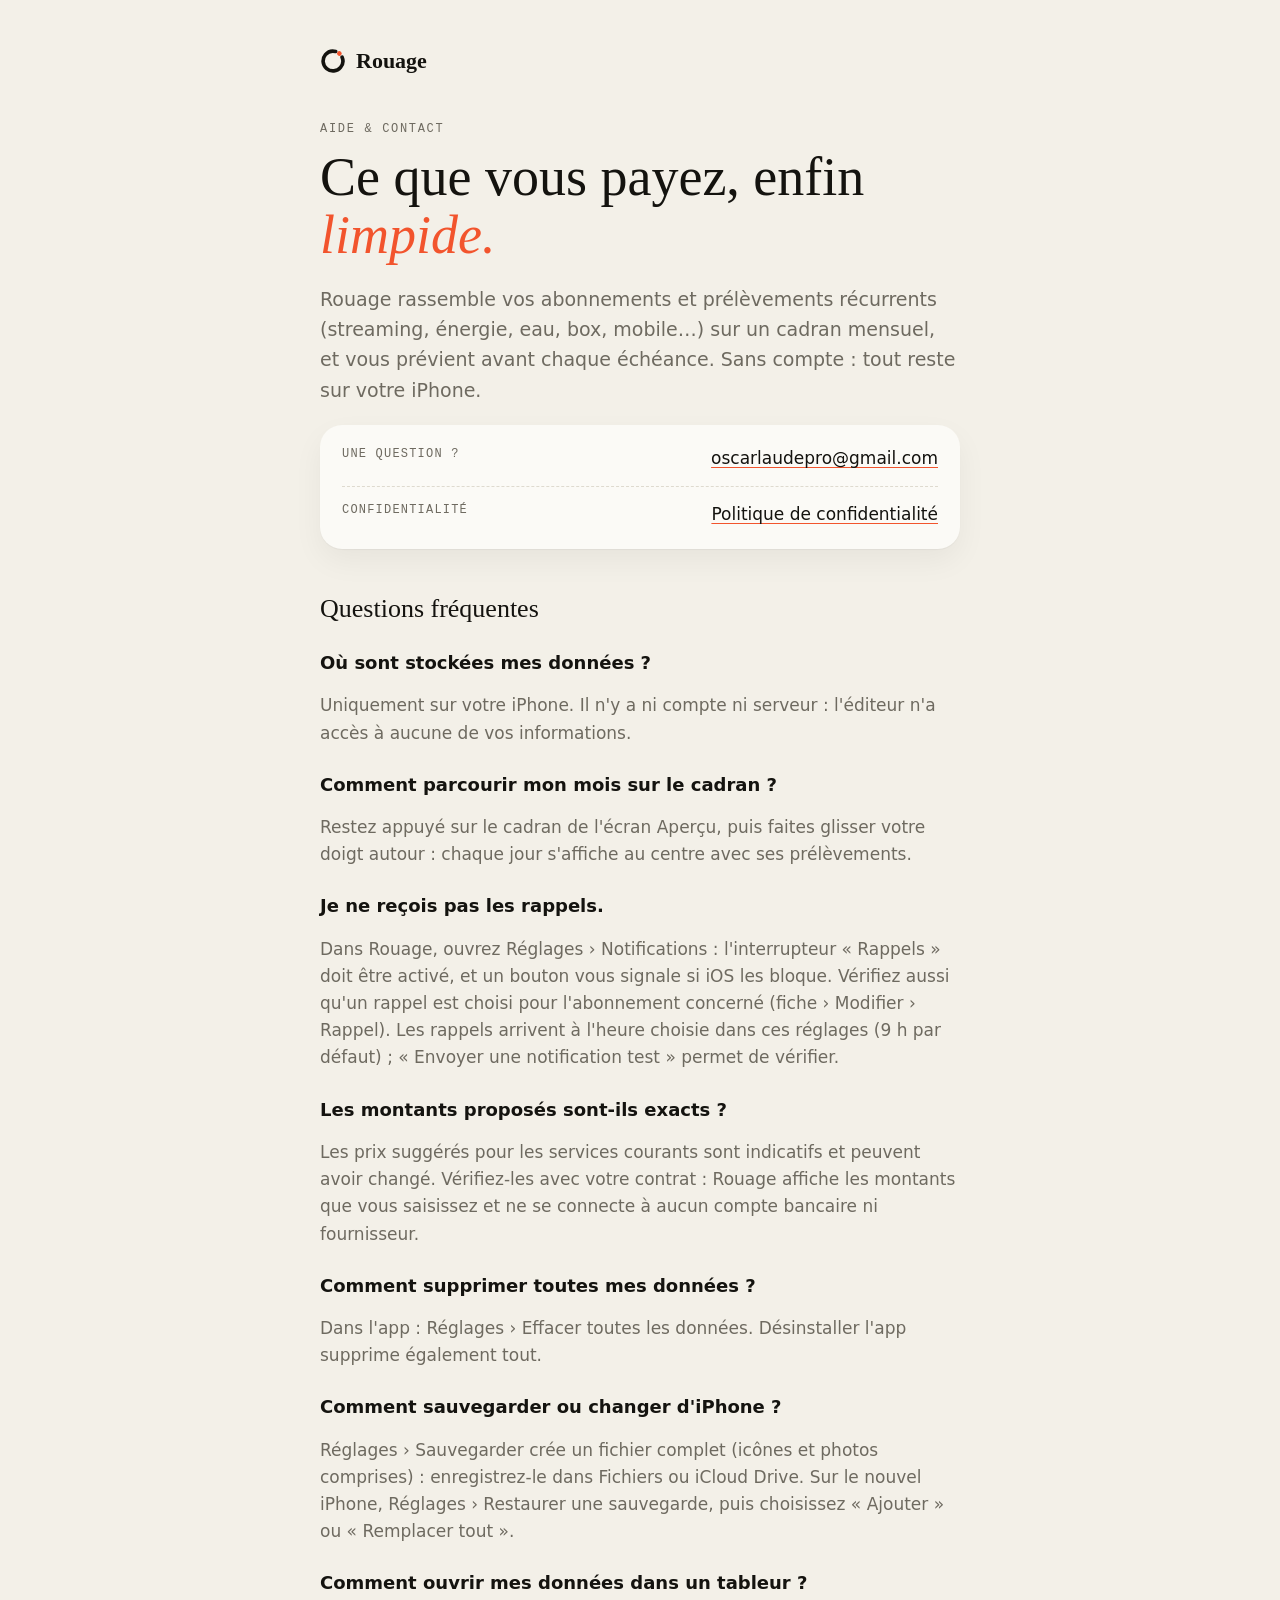
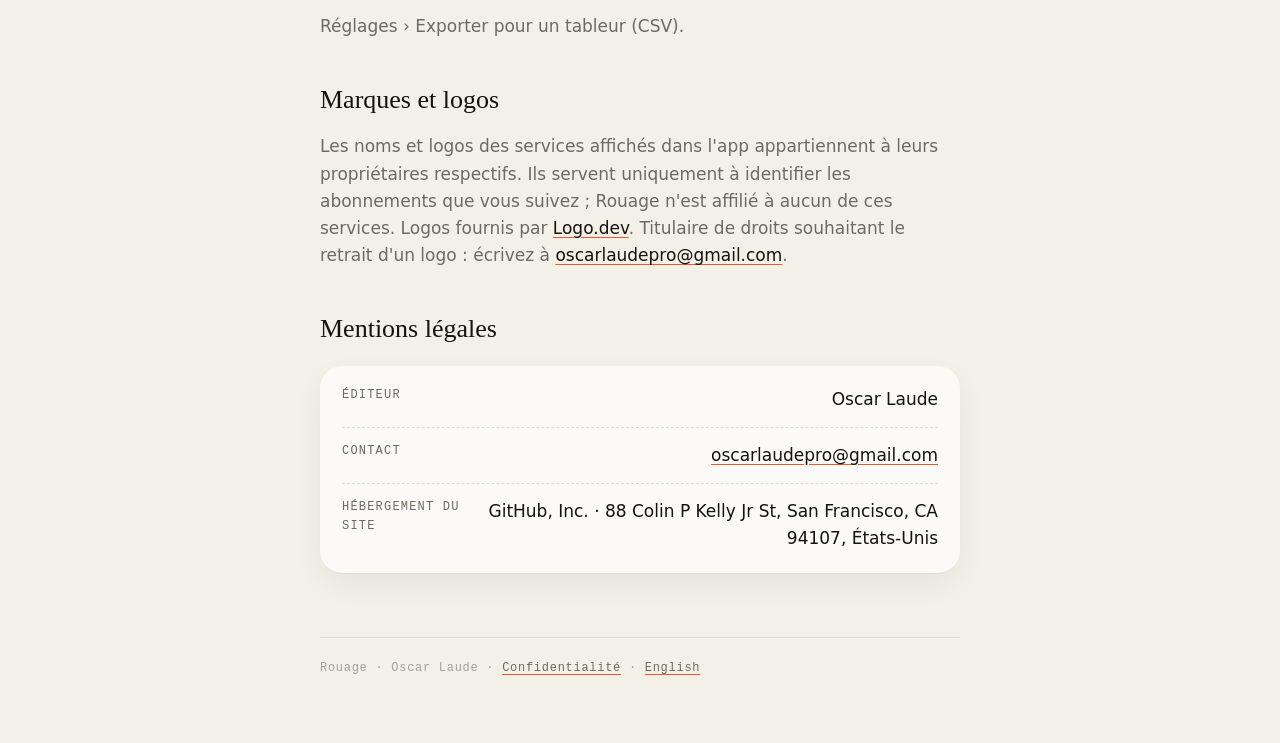
<file: index.html>
<!doctype html>
<html lang="fr">
<head>
  <meta charset="utf-8">
  <meta name="viewport" content="width=device-width, initial-scale=1">
  <title>Rouage · Aide</title>
  <meta name="description" content="Rouage : tous vos abonnements et prélèvements sur un cadran. Aide, contact et mentions légales.">
  <link rel="stylesheet" href="style.css">
  <link rel="alternate" hreflang="en" href="en/">
</head>
<body>
<main>
  <header class="brand">
    <a href="./">
      <svg class="mark" viewBox="0 0 100 100" aria-hidden="true">
        <g transform="rotate(40 50 50)">
          <circle class="ring" cx="50" cy="50" r="38" fill="none" stroke-width="14" stroke-linecap="round" stroke-dasharray="203 36" stroke-dashoffset="-18" transform="rotate(-90 50 50)"/>
          <circle class="dot" cx="50" cy="12" r="9"/>
        </g>
      </svg>
      Rouage
    </a>
  </header>

  <p class="kicker">Aide &amp; contact</p>
  <h1>Ce que vous payez, enfin <em>limpide.</em></h1>
  <p class="lead">Rouage rassemble vos abonnements et prélèvements récurrents (streaming, énergie, eau, box, mobile…) sur un cadran mensuel, et vous prévient avant chaque échéance. Sans compte : tout reste sur votre iPhone.</p>

  <div class="card">
    <dl>
      <div class="row"><dt>Une question ?</dt><dd><a href="mailto:oscarlaudepro@gmail.com?subject=Rouage">oscarlaudepro@gmail.com</a></dd></div>
      <div class="row"><dt>Confidentialité</dt><dd><a href="confidentialite.html">Politique de confidentialité</a></dd></div>
    </dl>
  </div>

  <h2>Questions fréquentes</h2>

  <h3>Où sont stockées mes données ?</h3>
  <p>Uniquement sur votre iPhone. Il n'y a ni compte ni serveur : l'éditeur n'a accès à aucune de vos informations.</p>

  <h3>Comment parcourir mon mois sur le cadran ?</h3>
  <p>Restez appuyé sur le cadran de l'écran Aperçu, puis faites glisser votre doigt autour : chaque jour s'affiche au centre avec ses prélèvements.</p>

  <h3>Je ne reçois pas les rappels.</h3>
  <p>Dans Rouage, ouvrez Réglages › Notifications : l'interrupteur « Rappels » doit être activé, et un bouton vous signale si iOS les bloque. Vérifiez aussi qu'un rappel est choisi pour l'abonnement concerné (fiche › Modifier › Rappel). Les rappels arrivent à l'heure choisie dans ces réglages (9 h par défaut) ; « Envoyer une notification test » permet de vérifier.</p>

  <h3>Les montants proposés sont-ils exacts ?</h3>
  <p>Les prix suggérés pour les services courants sont indicatifs et peuvent avoir changé. Vérifiez-les avec votre contrat : Rouage affiche les montants que vous saisissez et ne se connecte à aucun compte bancaire ni fournisseur.</p>

  <h3>Comment supprimer toutes mes données ?</h3>
  <p>Dans l'app : Réglages › Effacer toutes les données. Désinstaller l'app supprime également tout.</p>

  <h3>Comment sauvegarder ou changer d'iPhone ?</h3>
  <p>Réglages › Sauvegarder crée un fichier complet (icônes et photos comprises) : enregistrez-le dans Fichiers ou iCloud Drive. Sur le nouvel iPhone, Réglages › Restaurer une sauvegarde, puis choisissez « Ajouter » ou « Remplacer tout ».</p>

  <h3>Comment ouvrir mes données dans un tableur ?</h3>
  <p>Réglages › Exporter pour un tableur (CSV).</p>

  <h2>Marques et logos</h2>
  <p>Les noms et logos des services affichés dans l'app appartiennent à leurs propriétaires respectifs. Ils servent uniquement à identifier les abonnements que vous suivez ; Rouage n'est affilié à aucun de ces services. Logos fournis par <a href="https://www.logo.dev">Logo.dev</a>. Titulaire de droits souhaitant le retrait d'un logo : écrivez à <a href="mailto:oscarlaudepro@gmail.com?subject=Retrait%20de%20logo">oscarlaudepro@gmail.com</a>.</p>

  <h2>Mentions légales</h2>
  <div class="card">
    <dl>
      <div class="row"><dt>Éditeur</dt><dd>Oscar Laude</dd></div>
      <div class="row"><dt>Contact</dt><dd><a href="mailto:oscarlaudepro@gmail.com">oscarlaudepro@gmail.com</a></dd></div>
      <div class="row"><dt>Hébergement du site</dt><dd>GitHub, Inc. · 88 Colin P Kelly Jr St, San Francisco, CA 94107, États-Unis</dd></div>
    </dl>
  </div>

  <footer>
    Rouage · Oscar Laude · <a href="confidentialite.html">Confidentialité</a> · <a href="en/">English</a>
  </footer>
</main>
</body>
</html>
</file>
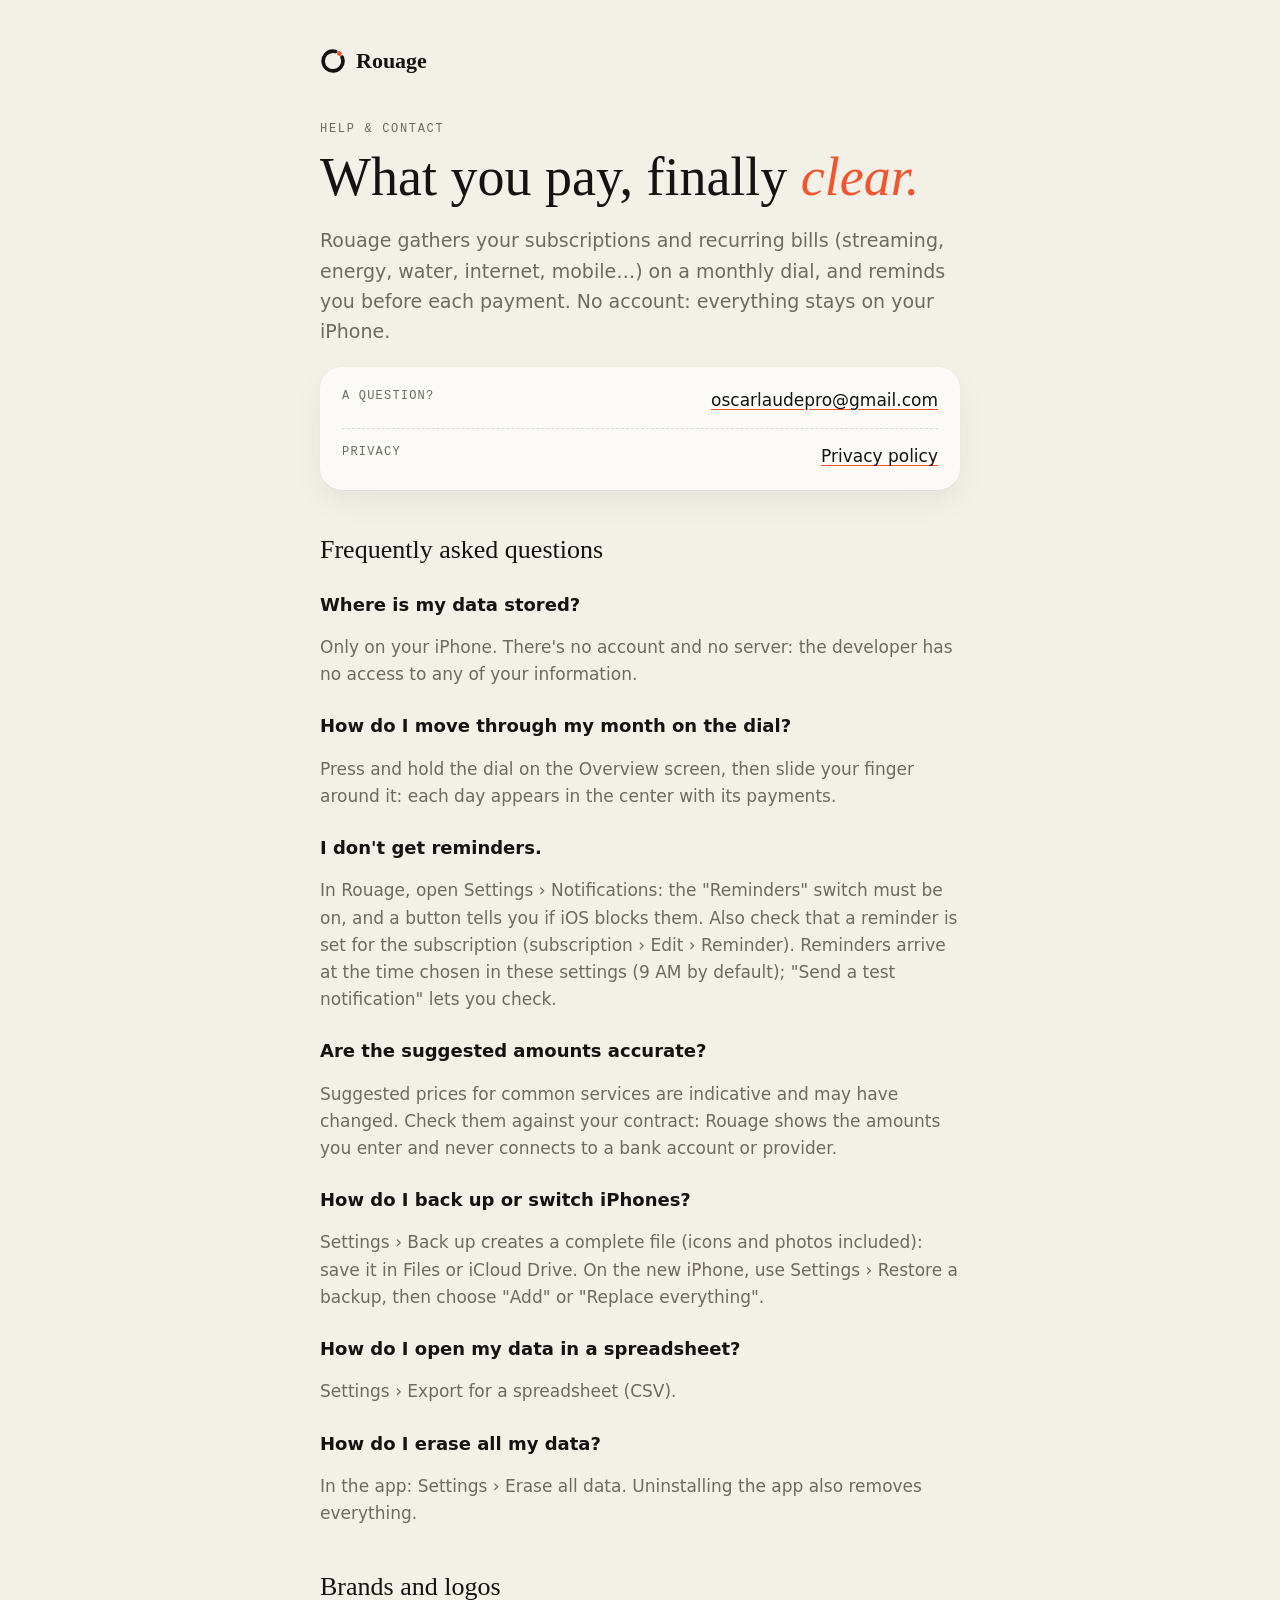
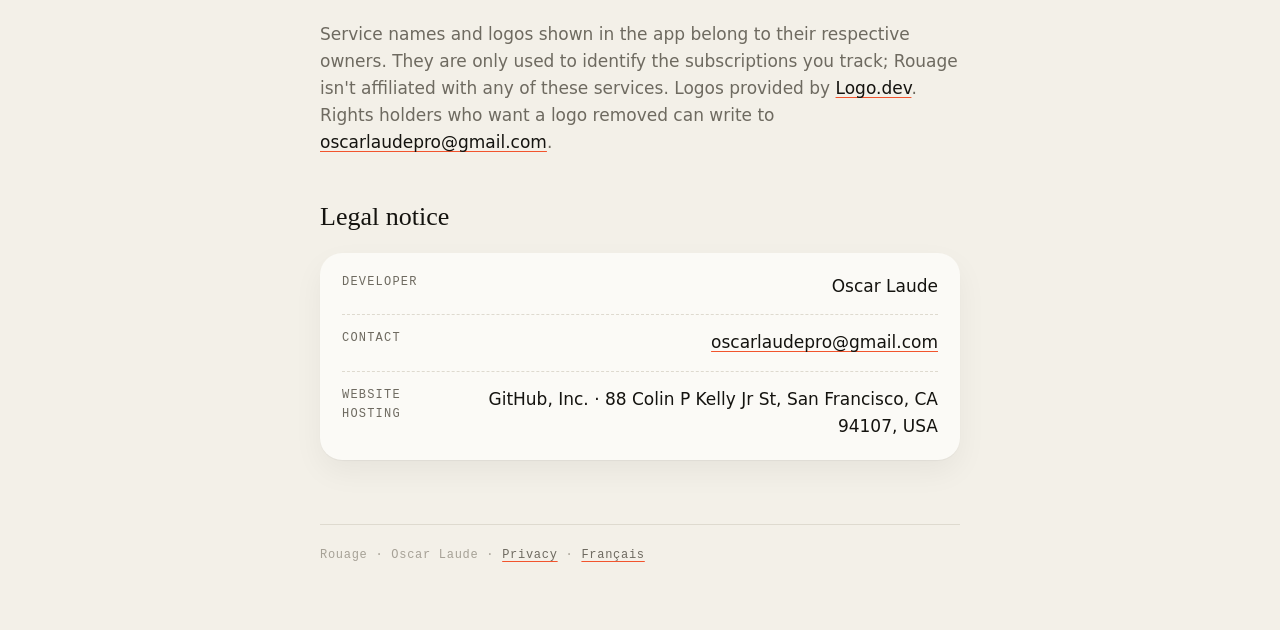
<file: en/index.html>
<!doctype html>
<html lang="en">
<head>
  <meta charset="utf-8">
  <meta name="viewport" content="width=device-width, initial-scale=1">
  <title>Rouage · Help</title>
  <meta name="description" content="Rouage: all your subscriptions and bills on a dial. Help, contact and legal notice.">
  <link rel="stylesheet" href="../style.css">
  <link rel="alternate" hreflang="fr" href="../">
</head>
<body>
<main>
  <header class="brand">
    <a href="./">
      <svg class="mark" viewBox="0 0 100 100" aria-hidden="true">
        <g transform="rotate(40 50 50)">
          <circle class="ring" cx="50" cy="50" r="38" fill="none" stroke-width="14" stroke-linecap="round" stroke-dasharray="203 36" stroke-dashoffset="-18" transform="rotate(-90 50 50)"/>
          <circle class="dot" cx="50" cy="12" r="9"/>
        </g>
      </svg>
      Rouage
    </a>
  </header>

  <p class="kicker">Help &amp; contact</p>
  <h1>What you pay, finally <em>clear.</em></h1>
  <p class="lead">Rouage gathers your subscriptions and recurring bills (streaming, energy, water, internet, mobile…) on a monthly dial, and reminds you before each payment. No account: everything stays on your iPhone.</p>

  <div class="card">
    <dl>
      <div class="row"><dt>A question?</dt><dd><a href="mailto:oscarlaudepro@gmail.com?subject=Rouage">oscarlaudepro@gmail.com</a></dd></div>
      <div class="row"><dt>Privacy</dt><dd><a href="privacy.html">Privacy policy</a></dd></div>
    </dl>
  </div>

  <h2>Frequently asked questions</h2>

  <h3>Where is my data stored?</h3>
  <p>Only on your iPhone. There's no account and no server: the developer has no access to any of your information.</p>

  <h3>How do I move through my month on the dial?</h3>
  <p>Press and hold the dial on the Overview screen, then slide your finger around it: each day appears in the center with its payments.</p>

  <h3>I don't get reminders.</h3>
  <p>In Rouage, open Settings › Notifications: the "Reminders" switch must be on, and a button tells you if iOS blocks them. Also check that a reminder is set for the subscription (subscription › Edit › Reminder). Reminders arrive at the time chosen in these settings (9 AM by default); "Send a test notification" lets you check.</p>

  <h3>Are the suggested amounts accurate?</h3>
  <p>Suggested prices for common services are indicative and may have changed. Check them against your contract: Rouage shows the amounts you enter and never connects to a bank account or provider.</p>

  <h3>How do I back up or switch iPhones?</h3>
  <p>Settings › Back up creates a complete file (icons and photos included): save it in Files or iCloud Drive. On the new iPhone, use Settings › Restore a backup, then choose "Add" or "Replace everything".</p>

  <h3>How do I open my data in a spreadsheet?</h3>
  <p>Settings › Export for a spreadsheet (CSV).</p>

  <h3>How do I erase all my data?</h3>
  <p>In the app: Settings › Erase all data. Uninstalling the app also removes everything.</p>

  <h2>Brands and logos</h2>
  <p>Service names and logos shown in the app belong to their respective owners. They are only used to identify the subscriptions you track; Rouage isn't affiliated with any of these services. Logos provided by <a href="https://www.logo.dev">Logo.dev</a>. Rights holders who want a logo removed can write to <a href="mailto:oscarlaudepro@gmail.com?subject=Logo%20removal">oscarlaudepro@gmail.com</a>.</p>

  <h2>Legal notice</h2>
  <div class="card">
    <dl>
      <div class="row"><dt>Developer</dt><dd>Oscar Laude</dd></div>
      <div class="row"><dt>Contact</dt><dd><a href="mailto:oscarlaudepro@gmail.com">oscarlaudepro@gmail.com</a></dd></div>
      <div class="row"><dt>Website hosting</dt><dd>GitHub, Inc. · 88 Colin P Kelly Jr St, San Francisco, CA 94107, USA</dd></div>
    </dl>
  </div>

  <footer>
    Rouage · Oscar Laude · <a href="privacy.html">Privacy</a> · <a href="../">Français</a>
  </footer>
</main>
</body>
</html>
</file>
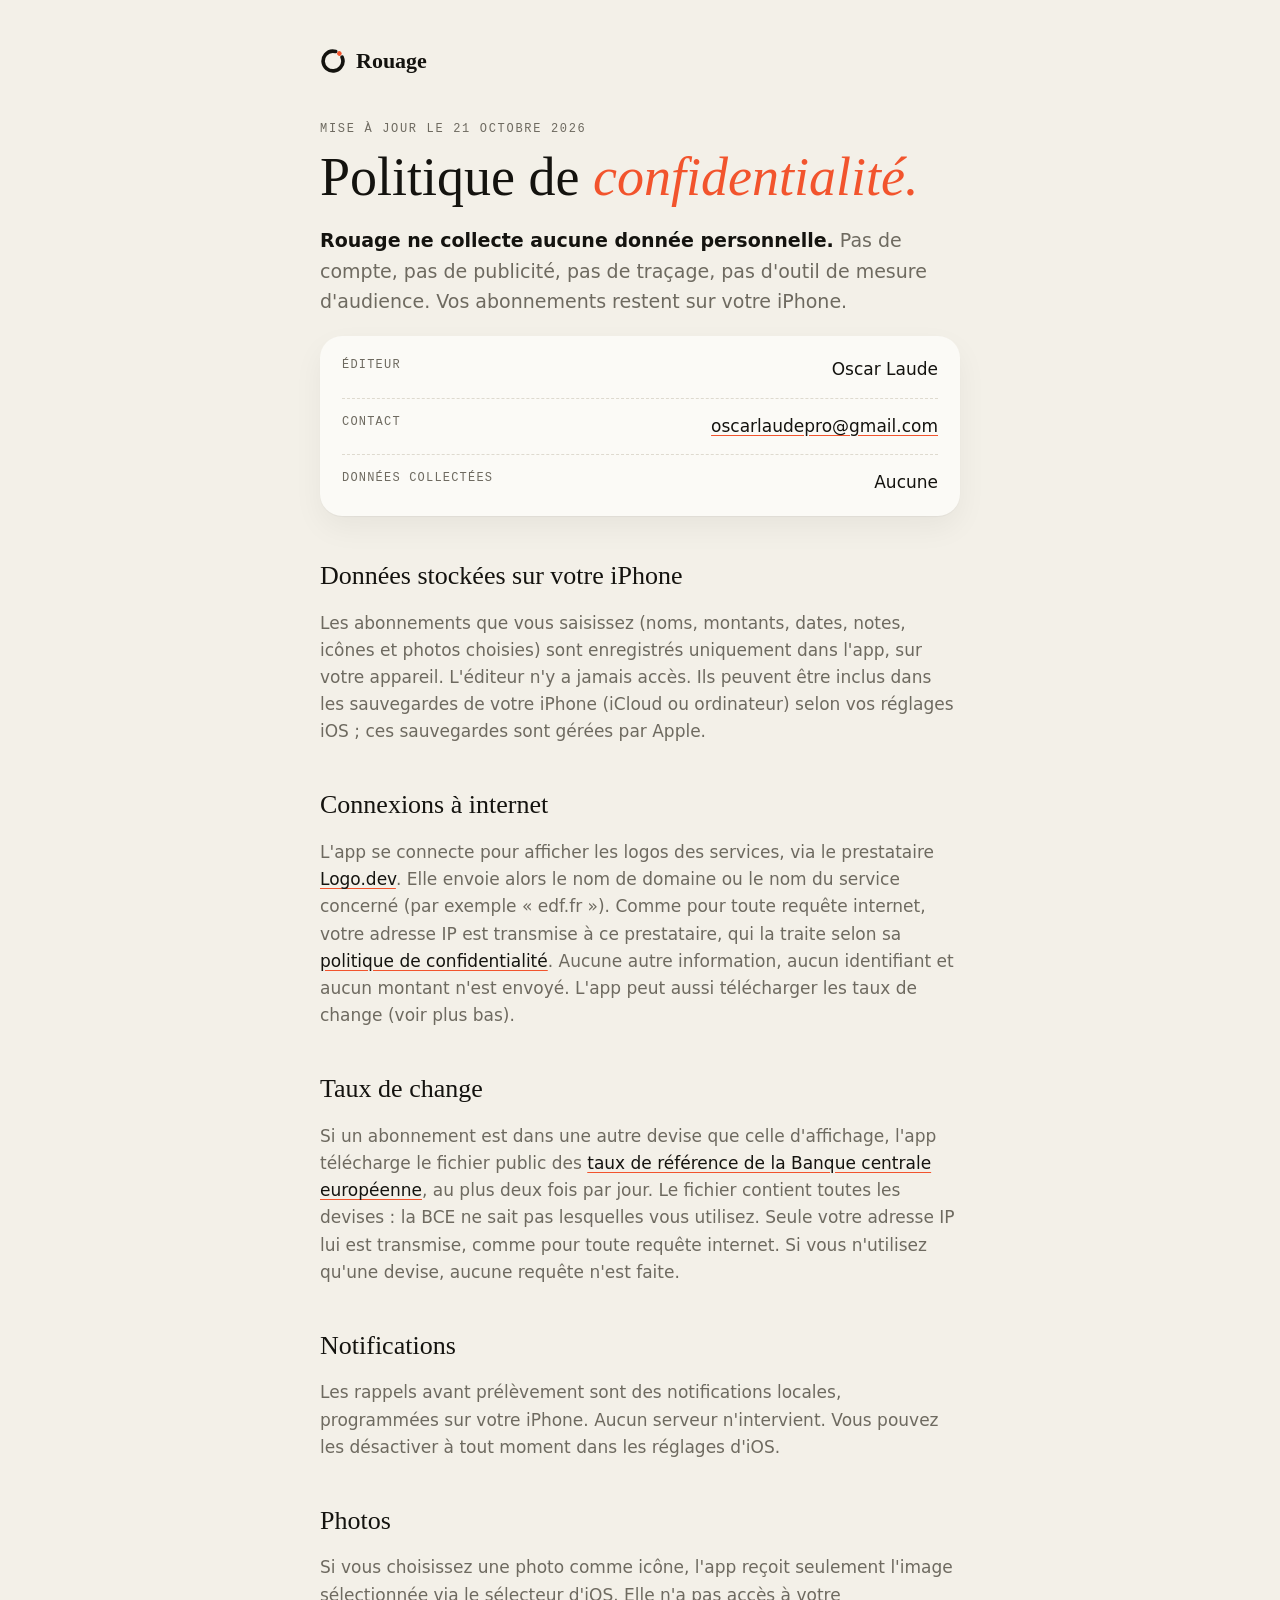
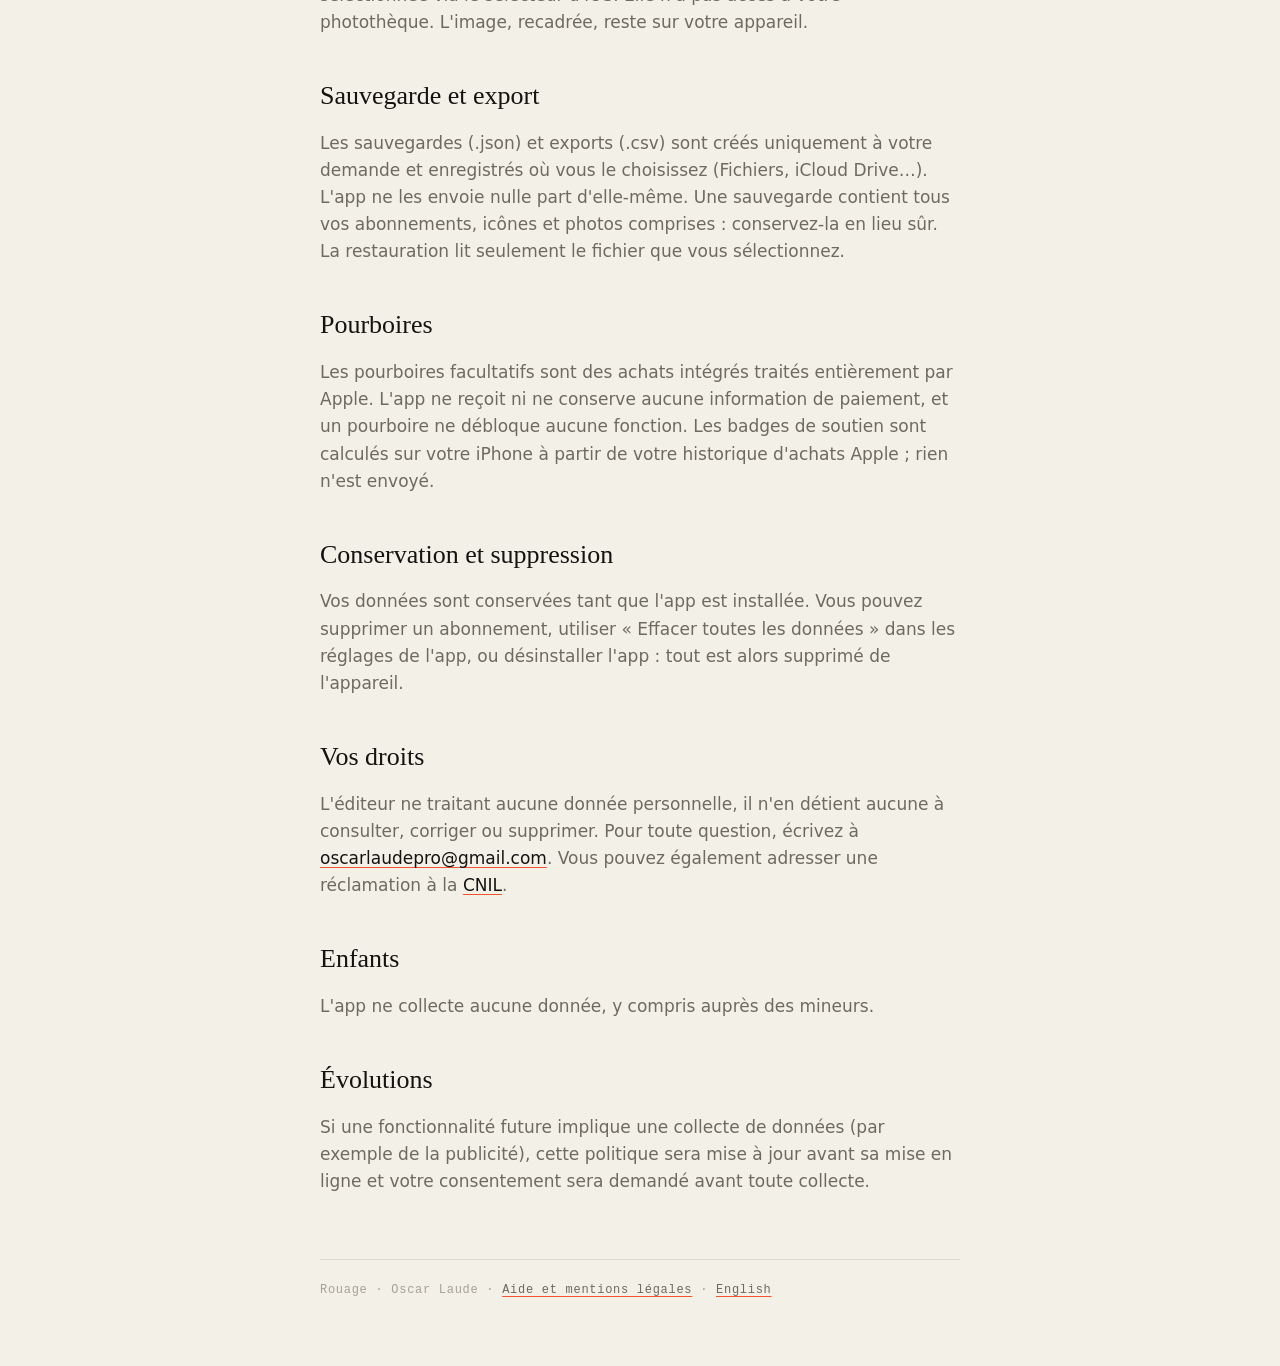
<file: confidentialite.html>
<!doctype html>
<html lang="fr">
<head>
  <meta charset="utf-8">
  <meta name="viewport" content="width=device-width, initial-scale=1">
  <title>Confidentialité · Rouage</title>
  <meta name="description" content="Politique de confidentialité de Rouage, l'app de suivi d'abonnements qui garde vos données sur votre iPhone.">
  <link rel="stylesheet" href="style.css">
  <link rel="alternate" hreflang="en" href="en/privacy.html">
</head>
<body>
<main>
  <header class="brand">
    <a href="./">
      <svg class="mark" viewBox="0 0 100 100" aria-hidden="true">
        <g transform="rotate(40 50 50)">
          <circle class="ring" cx="50" cy="50" r="38" fill="none" stroke-width="14" stroke-linecap="round" stroke-dasharray="203 36" stroke-dashoffset="-18" transform="rotate(-90 50 50)"/>
          <circle class="dot" cx="50" cy="12" r="9"/>
        </g>
      </svg>
      Rouage
    </a>
  </header>

  <p class="kicker">Mise à jour le 21 octobre 2026</p>
  <h1>Politique de <em>confidentialité.</em></h1>
  <p class="lead"><strong>Rouage ne collecte aucune donnée personnelle.</strong> Pas de compte, pas de publicité, pas de traçage, pas d'outil de mesure d'audience. Vos abonnements restent sur votre iPhone.</p>

  <div class="card">
    <dl>
      <div class="row"><dt>Éditeur</dt><dd>Oscar Laude</dd></div>
      <div class="row"><dt>Contact</dt><dd><a href="mailto:oscarlaudepro@gmail.com">oscarlaudepro@gmail.com</a></dd></div>
      <div class="row"><dt>Données collectées</dt><dd>Aucune</dd></div>
    </dl>
  </div>

  <h2>Données stockées sur votre iPhone</h2>
  <p>Les abonnements que vous saisissez (noms, montants, dates, notes, icônes et photos choisies) sont enregistrés uniquement dans l'app, sur votre appareil. L'éditeur n'y a jamais accès. Ils peuvent être inclus dans les sauvegardes de votre iPhone (iCloud ou ordinateur) selon vos réglages iOS ; ces sauvegardes sont gérées par Apple.</p>

  <h2>Connexions à internet</h2>
  <p>L'app se connecte pour afficher les logos des services, via le prestataire <a href="https://www.logo.dev">Logo.dev</a>. Elle envoie alors le nom de domaine ou le nom du service concerné (par exemple « edf.fr »). Comme pour toute requête internet, votre adresse IP est transmise à ce prestataire, qui la traite selon sa <a href="https://www.logo.dev/legal/privacy">politique de confidentialité</a>. Aucune autre information, aucun identifiant et aucun montant n'est envoyé. L'app peut aussi télécharger les taux de change (voir plus bas).</p>

  <h2>Taux de change</h2>
  <p>Si un abonnement est dans une autre devise que celle d'affichage, l'app télécharge le fichier public des <a href="https://www.ecb.europa.eu/stats/policy_and_exchange_rates/euro_reference_exchange_rates/html/index.fr.html">taux de référence de la Banque centrale européenne</a>, au plus deux fois par jour. Le fichier contient toutes les devises : la BCE ne sait pas lesquelles vous utilisez. Seule votre adresse IP lui est transmise, comme pour toute requête internet. Si vous n'utilisez qu'une devise, aucune requête n'est faite.</p>

  <h2>Notifications</h2>
  <p>Les rappels avant prélèvement sont des notifications locales, programmées sur votre iPhone. Aucun serveur n'intervient. Vous pouvez les désactiver à tout moment dans les réglages d'iOS.</p>

  <h2>Photos</h2>
  <p>Si vous choisissez une photo comme icône, l'app reçoit seulement l'image sélectionnée via le sélecteur d'iOS. Elle n'a pas accès à votre photothèque. L'image, recadrée, reste sur votre appareil.</p>

  <h2>Sauvegarde et export</h2>
  <p>Les sauvegardes (.json) et exports (.csv) sont créés uniquement à votre demande et enregistrés où vous le choisissez (Fichiers, iCloud Drive…). L'app ne les envoie nulle part d'elle-même. Une sauvegarde contient tous vos abonnements, icônes et photos comprises : conservez-la en lieu sûr. La restauration lit seulement le fichier que vous sélectionnez.</p>

  <h2>Pourboires</h2>
  <p>Les pourboires facultatifs sont des achats intégrés traités entièrement par Apple. L'app ne reçoit ni ne conserve aucune information de paiement, et un pourboire ne débloque aucune fonction. Les badges de soutien sont calculés sur votre iPhone à partir de votre historique d'achats Apple ; rien n'est envoyé.</p>

  <h2>Conservation et suppression</h2>
  <p>Vos données sont conservées tant que l'app est installée. Vous pouvez supprimer un abonnement, utiliser « Effacer toutes les données » dans les réglages de l'app, ou désinstaller l'app : tout est alors supprimé de l'appareil.</p>

  <h2>Vos droits</h2>
  <p>L'éditeur ne traitant aucune donnée personnelle, il n'en détient aucune à consulter, corriger ou supprimer. Pour toute question, écrivez à <a href="mailto:oscarlaudepro@gmail.com">oscarlaudepro@gmail.com</a>. Vous pouvez également adresser une réclamation à la <a href="https://www.cnil.fr">CNIL</a>.</p>

  <h2>Enfants</h2>
  <p>L'app ne collecte aucune donnée, y compris auprès des mineurs.</p>

  <h2>Évolutions</h2>
  <p>Si une fonctionnalité future implique une collecte de données (par exemple de la publicité), cette politique sera mise à jour avant sa mise en ligne et votre consentement sera demandé avant toute collecte.</p>

  <footer>
    Rouage · Oscar Laude · <a href="./">Aide et mentions légales</a> · <a href="en/privacy.html">English</a>
  </footer>
</main>
</body>
</html>
</file>
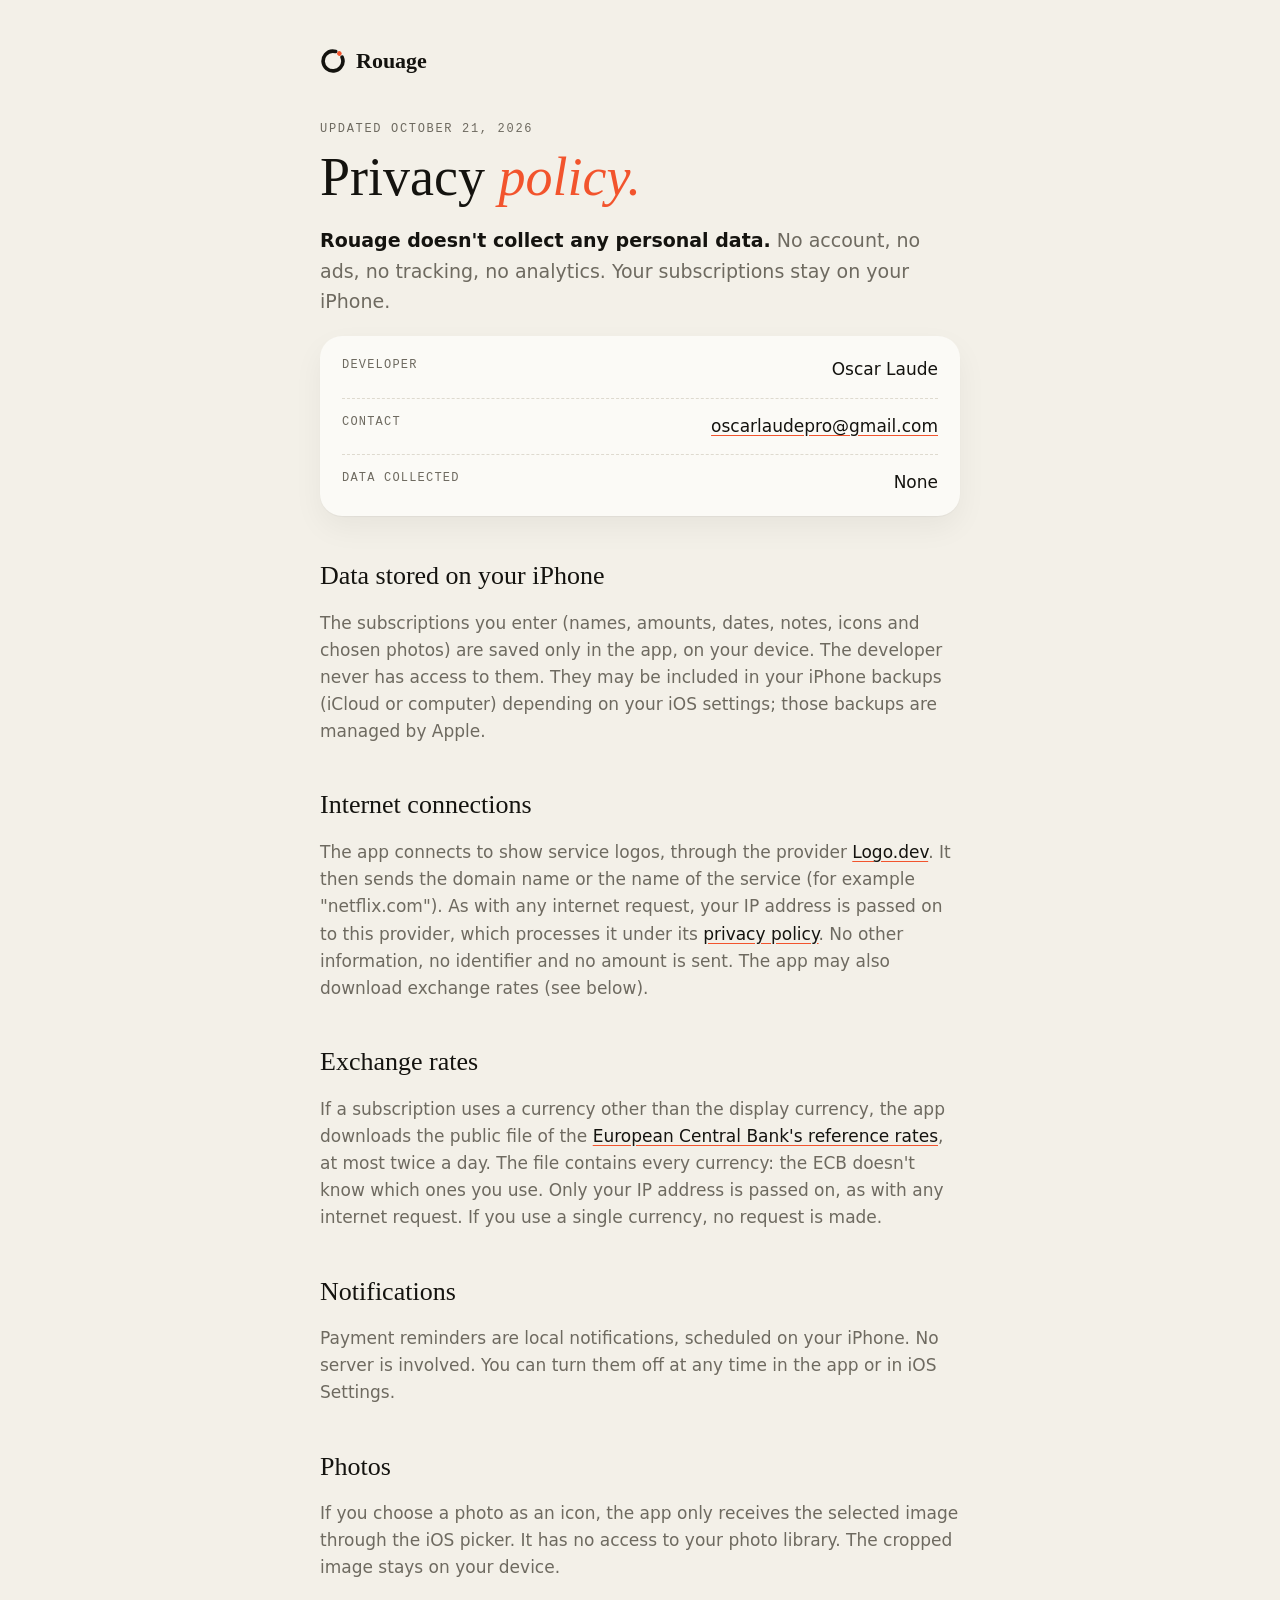
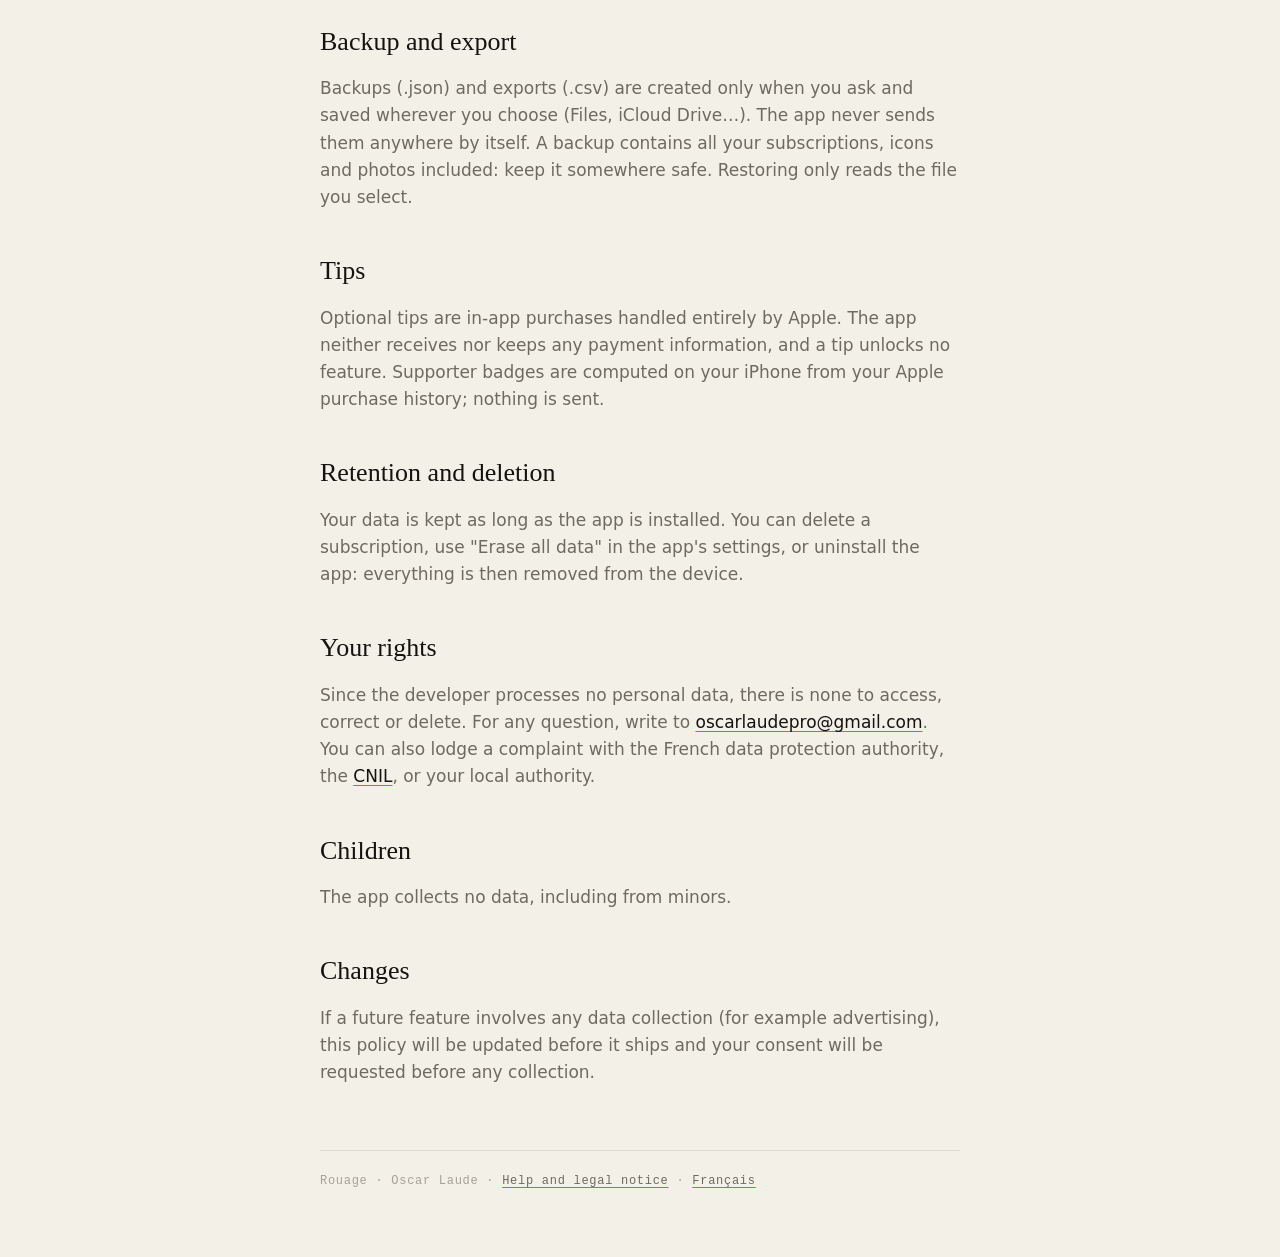
<file: en/privacy.html>
<!doctype html>
<html lang="en">
<head>
  <meta charset="utf-8">
  <meta name="viewport" content="width=device-width, initial-scale=1">
  <title>Privacy · Rouage</title>
  <meta name="description" content="Privacy policy of Rouage, the subscription tracker that keeps your data on your iPhone.">
  <link rel="stylesheet" href="../style.css">
  <link rel="alternate" hreflang="fr" href="../confidentialite.html">
</head>
<body>
<main>
  <header class="brand">
    <a href="./">
      <svg class="mark" viewBox="0 0 100 100" aria-hidden="true">
        <g transform="rotate(40 50 50)">
          <circle class="ring" cx="50" cy="50" r="38" fill="none" stroke-width="14" stroke-linecap="round" stroke-dasharray="203 36" stroke-dashoffset="-18" transform="rotate(-90 50 50)"/>
          <circle class="dot" cx="50" cy="12" r="9"/>
        </g>
      </svg>
      Rouage
    </a>
  </header>

  <p class="kicker">Updated October 21, 2026</p>
  <h1>Privacy <em>policy.</em></h1>
  <p class="lead"><strong>Rouage doesn't collect any personal data.</strong> No account, no ads, no tracking, no analytics. Your subscriptions stay on your iPhone.</p>

  <div class="card">
    <dl>
      <div class="row"><dt>Developer</dt><dd>Oscar Laude</dd></div>
      <div class="row"><dt>Contact</dt><dd><a href="mailto:oscarlaudepro@gmail.com">oscarlaudepro@gmail.com</a></dd></div>
      <div class="row"><dt>Data collected</dt><dd>None</dd></div>
    </dl>
  </div>

  <h2>Data stored on your iPhone</h2>
  <p>The subscriptions you enter (names, amounts, dates, notes, icons and chosen photos) are saved only in the app, on your device. The developer never has access to them. They may be included in your iPhone backups (iCloud or computer) depending on your iOS settings; those backups are managed by Apple.</p>

  <h2>Internet connections</h2>
  <p>The app connects to show service logos, through the provider <a href="https://www.logo.dev">Logo.dev</a>. It then sends the domain name or the name of the service (for example "netflix.com"). As with any internet request, your IP address is passed on to this provider, which processes it under its <a href="https://www.logo.dev/legal/privacy">privacy policy</a>. No other information, no identifier and no amount is sent. The app may also download exchange rates (see below).</p>

  <h2>Exchange rates</h2>
  <p>If a subscription uses a currency other than the display currency, the app downloads the public file of the <a href="https://www.ecb.europa.eu/stats/policy_and_exchange_rates/euro_reference_exchange_rates/html/index.en.html">European Central Bank's reference rates</a>, at most twice a day. The file contains every currency: the ECB doesn't know which ones you use. Only your IP address is passed on, as with any internet request. If you use a single currency, no request is made.</p>

  <h2>Notifications</h2>
  <p>Payment reminders are local notifications, scheduled on your iPhone. No server is involved. You can turn them off at any time in the app or in iOS Settings.</p>

  <h2>Photos</h2>
  <p>If you choose a photo as an icon, the app only receives the selected image through the iOS picker. It has no access to your photo library. The cropped image stays on your device.</p>

  <h2>Backup and export</h2>
  <p>Backups (.json) and exports (.csv) are created only when you ask and saved wherever you choose (Files, iCloud Drive…). The app never sends them anywhere by itself. A backup contains all your subscriptions, icons and photos included: keep it somewhere safe. Restoring only reads the file you select.</p>

  <h2>Tips</h2>
  <p>Optional tips are in-app purchases handled entirely by Apple. The app neither receives nor keeps any payment information, and a tip unlocks no feature. Supporter badges are computed on your iPhone from your Apple purchase history; nothing is sent.</p>

  <h2>Retention and deletion</h2>
  <p>Your data is kept as long as the app is installed. You can delete a subscription, use "Erase all data" in the app's settings, or uninstall the app: everything is then removed from the device.</p>

  <h2>Your rights</h2>
  <p>Since the developer processes no personal data, there is none to access, correct or delete. For any question, write to <a href="mailto:oscarlaudepro@gmail.com">oscarlaudepro@gmail.com</a>. You can also lodge a complaint with the French data protection authority, the <a href="https://www.cnil.fr">CNIL</a>, or your local authority.</p>

  <h2>Children</h2>
  <p>The app collects no data, including from minors.</p>

  <h2>Changes</h2>
  <p>If a future feature involves any data collection (for example advertising), this policy will be updated before it ships and your consent will be requested before any collection.</p>

  <footer>
    Rouage · Oscar Laude · <a href="./">Help and legal notice</a> · <a href="../confidentialite.html">Français</a>
  </footer>
</main>
</body>
</html>
</file>
<file: style.css>
/* Rouage — public pages. System fonts only: no third-party requests. */
:root {
  --paper: #F3F0E8;
  --surface: #FBFAF6;
  --ink: #14130F;
  --ink-2: #6E6A60;
  --ink-3: #A6A196;
  --hairline: #DEDACF;
  --signal: #F2542D;
  --serif: ui-serif, "New York", "Iowan Old Style", Georgia, serif;
  --mono: ui-monospace, "SF Mono", Menlo, Consolas, monospace;
  --sans: -apple-system, BlinkMacSystemFont, "Segoe UI", system-ui, sans-serif;
}

@media (prefers-color-scheme: dark) {
  :root {
    --paper: #0E0D0B;
    --surface: #1A1916;
    --ink: #F1EDE4;
    --ink-2: #9B968A;
    --ink-3: #625E56;
    --hairline: #2C2A26;
    --signal: #FF6B3D;
  }
}

* { box-sizing: border-box; }

body {
  margin: 0;
  background: var(--paper);
  color: var(--ink);
  font: 17px/1.6 var(--sans);
  -webkit-font-smoothing: antialiased;
}

main {
  max-width: 680px;
  margin: 0 auto;
  padding: 48px 20px 64px;
}

header.brand {
  display: flex;
  align-items: center;
  gap: 10px;
  margin-bottom: 48px;
}

header.brand a {
  display: flex;
  align-items: center;
  gap: 10px;
  color: var(--ink);
  text-decoration: none;
  font: 600 22px var(--serif);
}

.mark { width: 26px; height: 26px; }
.mark .ring { stroke: var(--ink); }
.mark .dot { fill: var(--signal); }

.kicker {
  font: 500 12px var(--mono);
  letter-spacing: 0.14em;
  text-transform: uppercase;
  color: var(--ink-2);
}

h1 {
  font: 400 clamp(38px, 8vw, 54px)/1.08 var(--serif);
  margin: 10px 0 18px;
}

h1 em { color: var(--signal); }

h2 {
  font: 400 26px/1.25 var(--serif);
  margin: 44px 0 10px;
}

h3 {
  font: 600 18px/1.35 var(--sans);
  margin: 26px 0 6px;
}

p, li { color: var(--ink-2); }
strong { color: var(--ink); font-weight: 600; }

a { color: var(--ink); text-decoration-color: var(--signal); text-underline-offset: 3px; }

.lead { font-size: 19px; }

.card {
  background: var(--surface);
  border-radius: 22px;
  padding: 6px 22px;
  margin: 20px 0;
  box-shadow: 0 1px 1px rgba(0, 0, 0, 0.04), 0 12px 30px rgba(0, 0, 0, 0.05);
}

.card dl { margin: 0; }
.card .row {
  display: flex;
  justify-content: space-between;
  gap: 16px;
  padding: 14px 0;
  border-bottom: 1px dashed var(--hairline);
}
.card .row:last-child { border-bottom: 0; }
.card dt { font: 500 12px/1.6 var(--mono); letter-spacing: 0.1em; text-transform: uppercase; color: var(--ink-2); }
.card dd { margin: 0; text-align: right; color: var(--ink); }

footer {
  margin-top: 64px;
  padding-top: 20px;
  border-top: 1px solid var(--hairline);
  font: 500 12px/1.8 var(--mono);
  letter-spacing: 0.06em;
  color: var(--ink-3);
}

footer a { color: var(--ink-2); }
</file>
